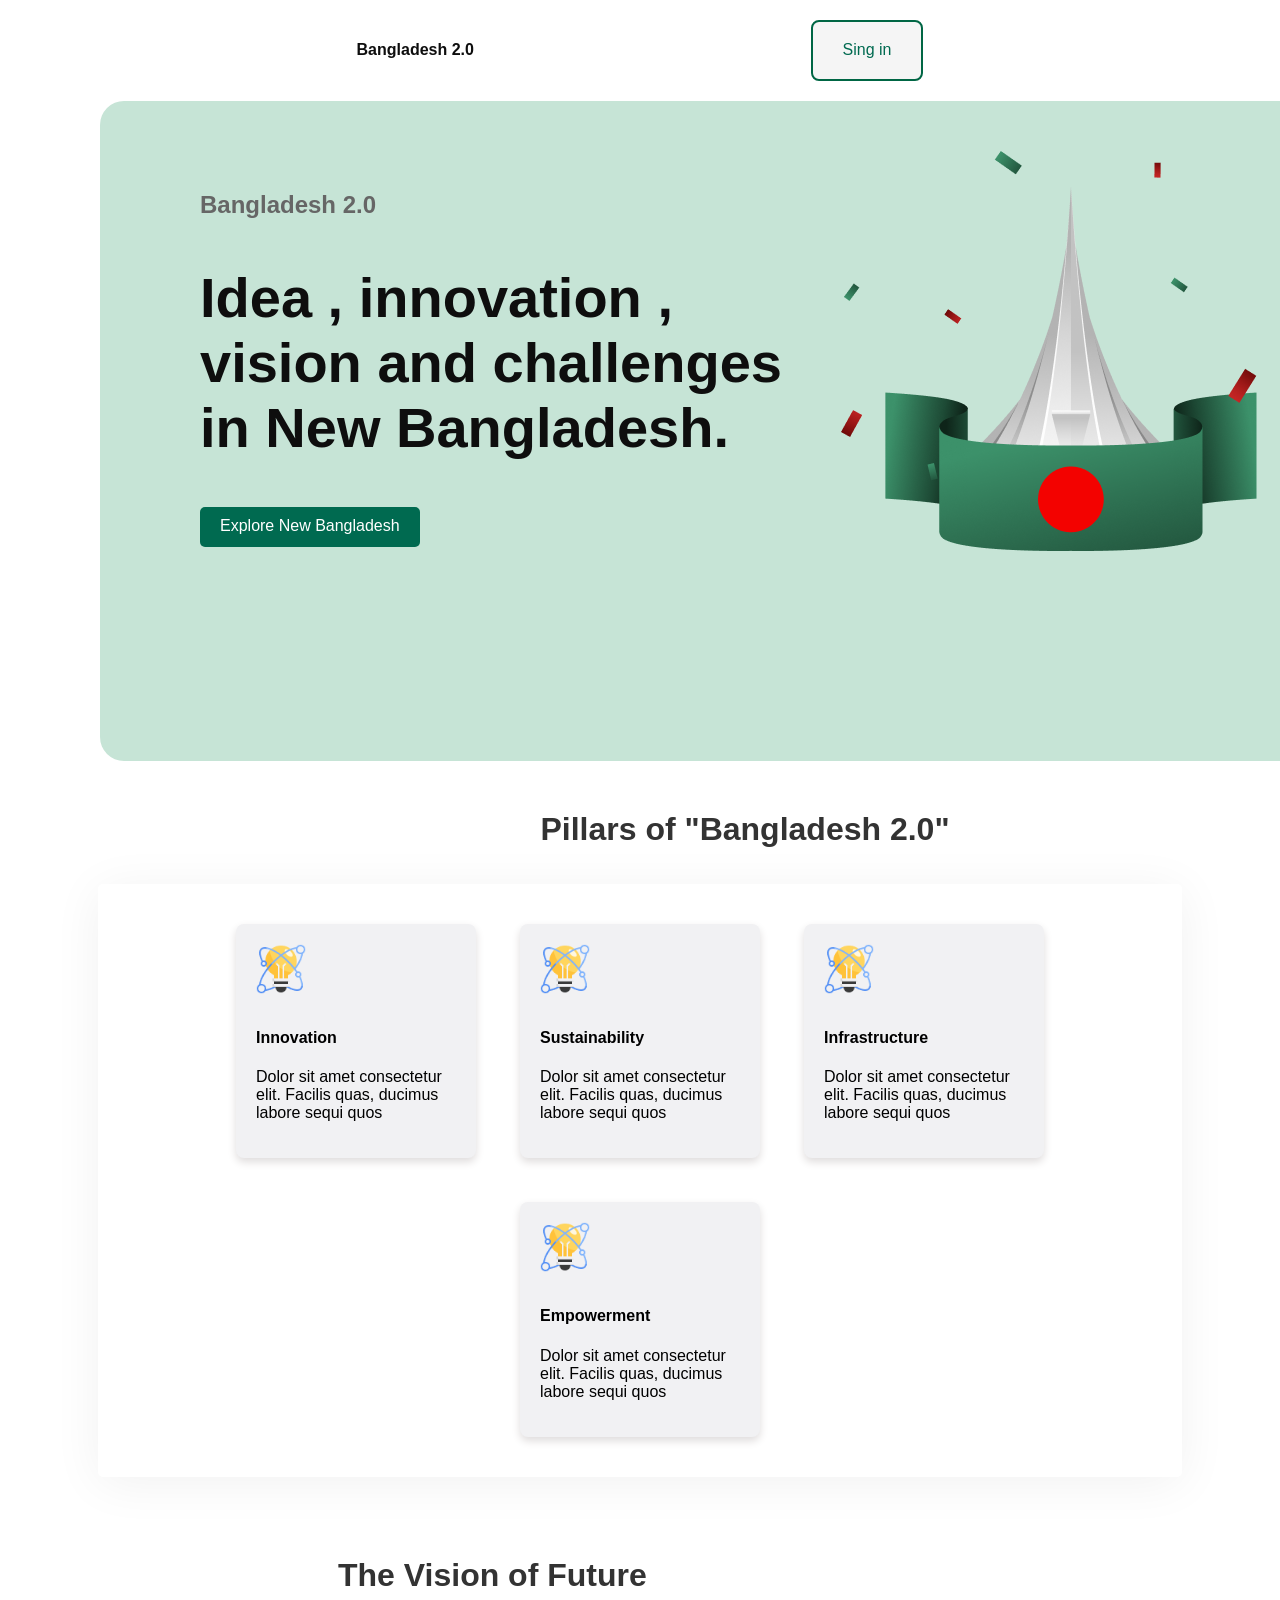
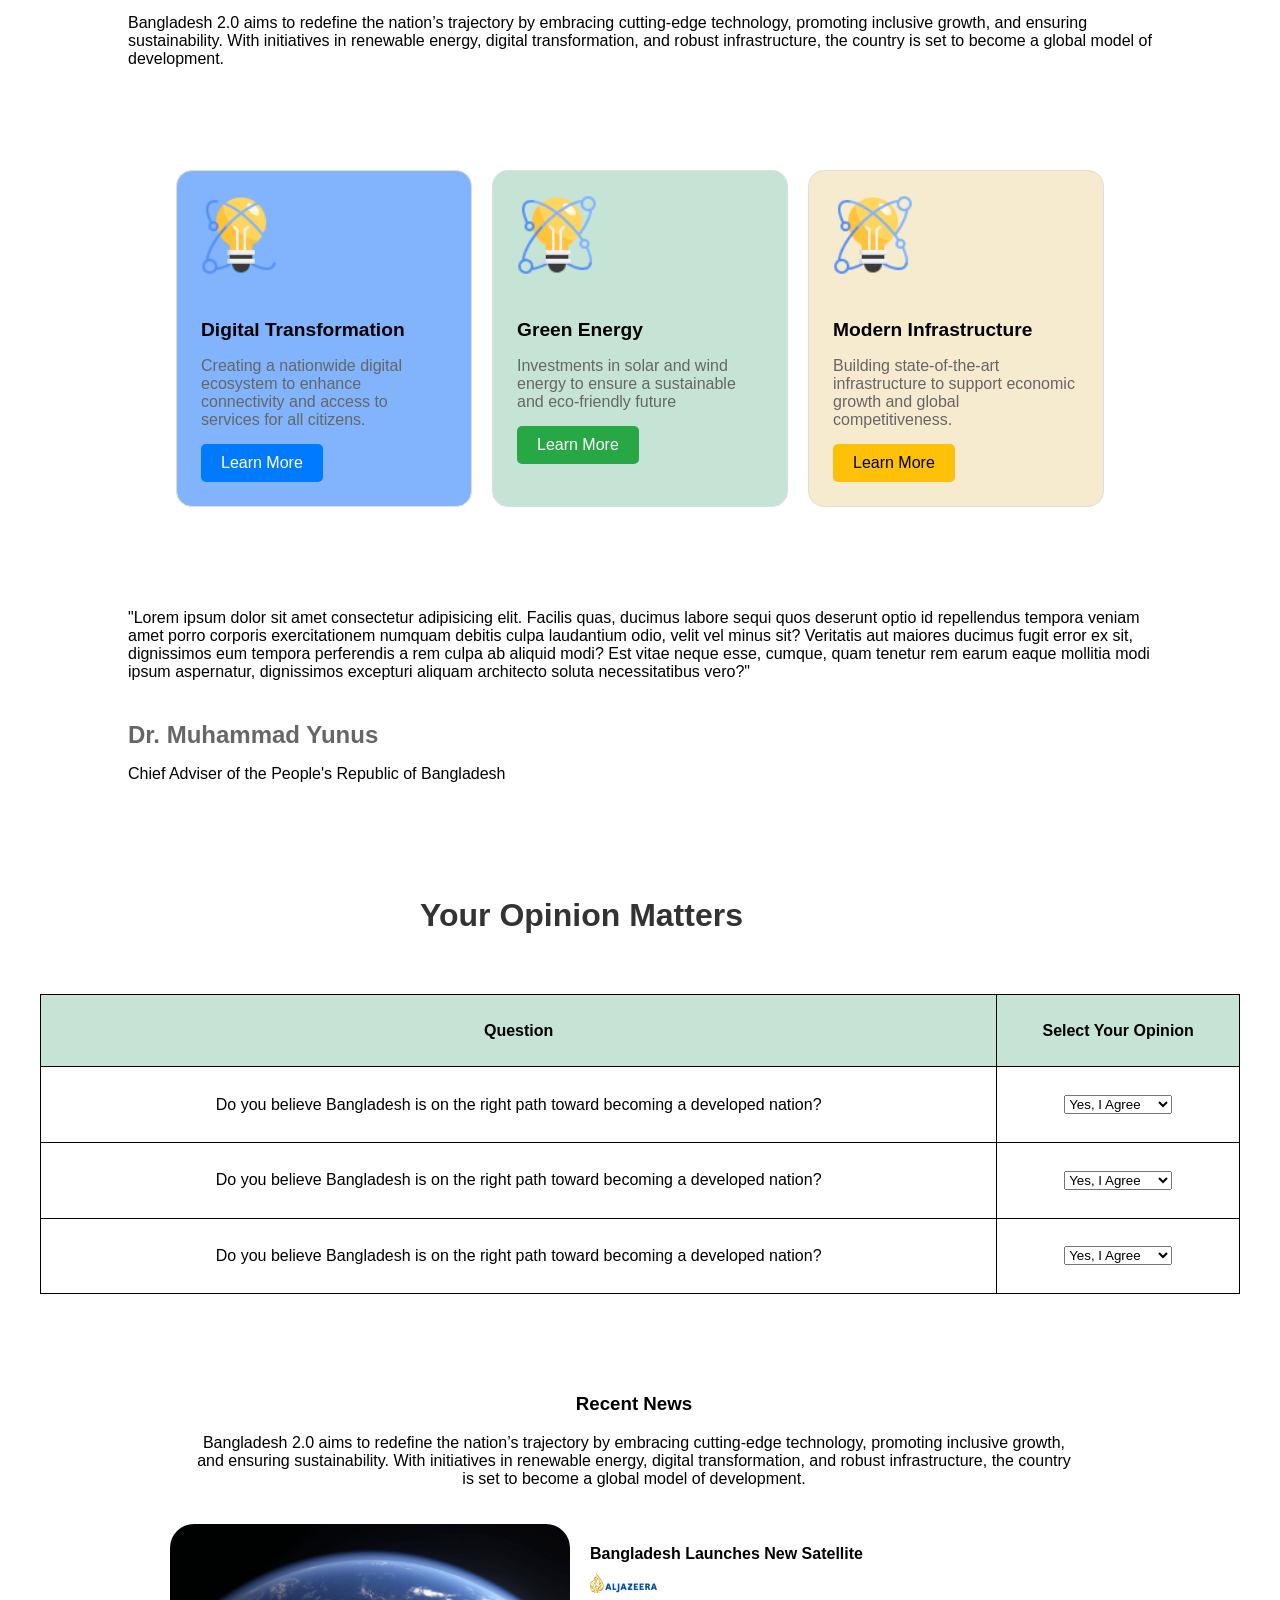
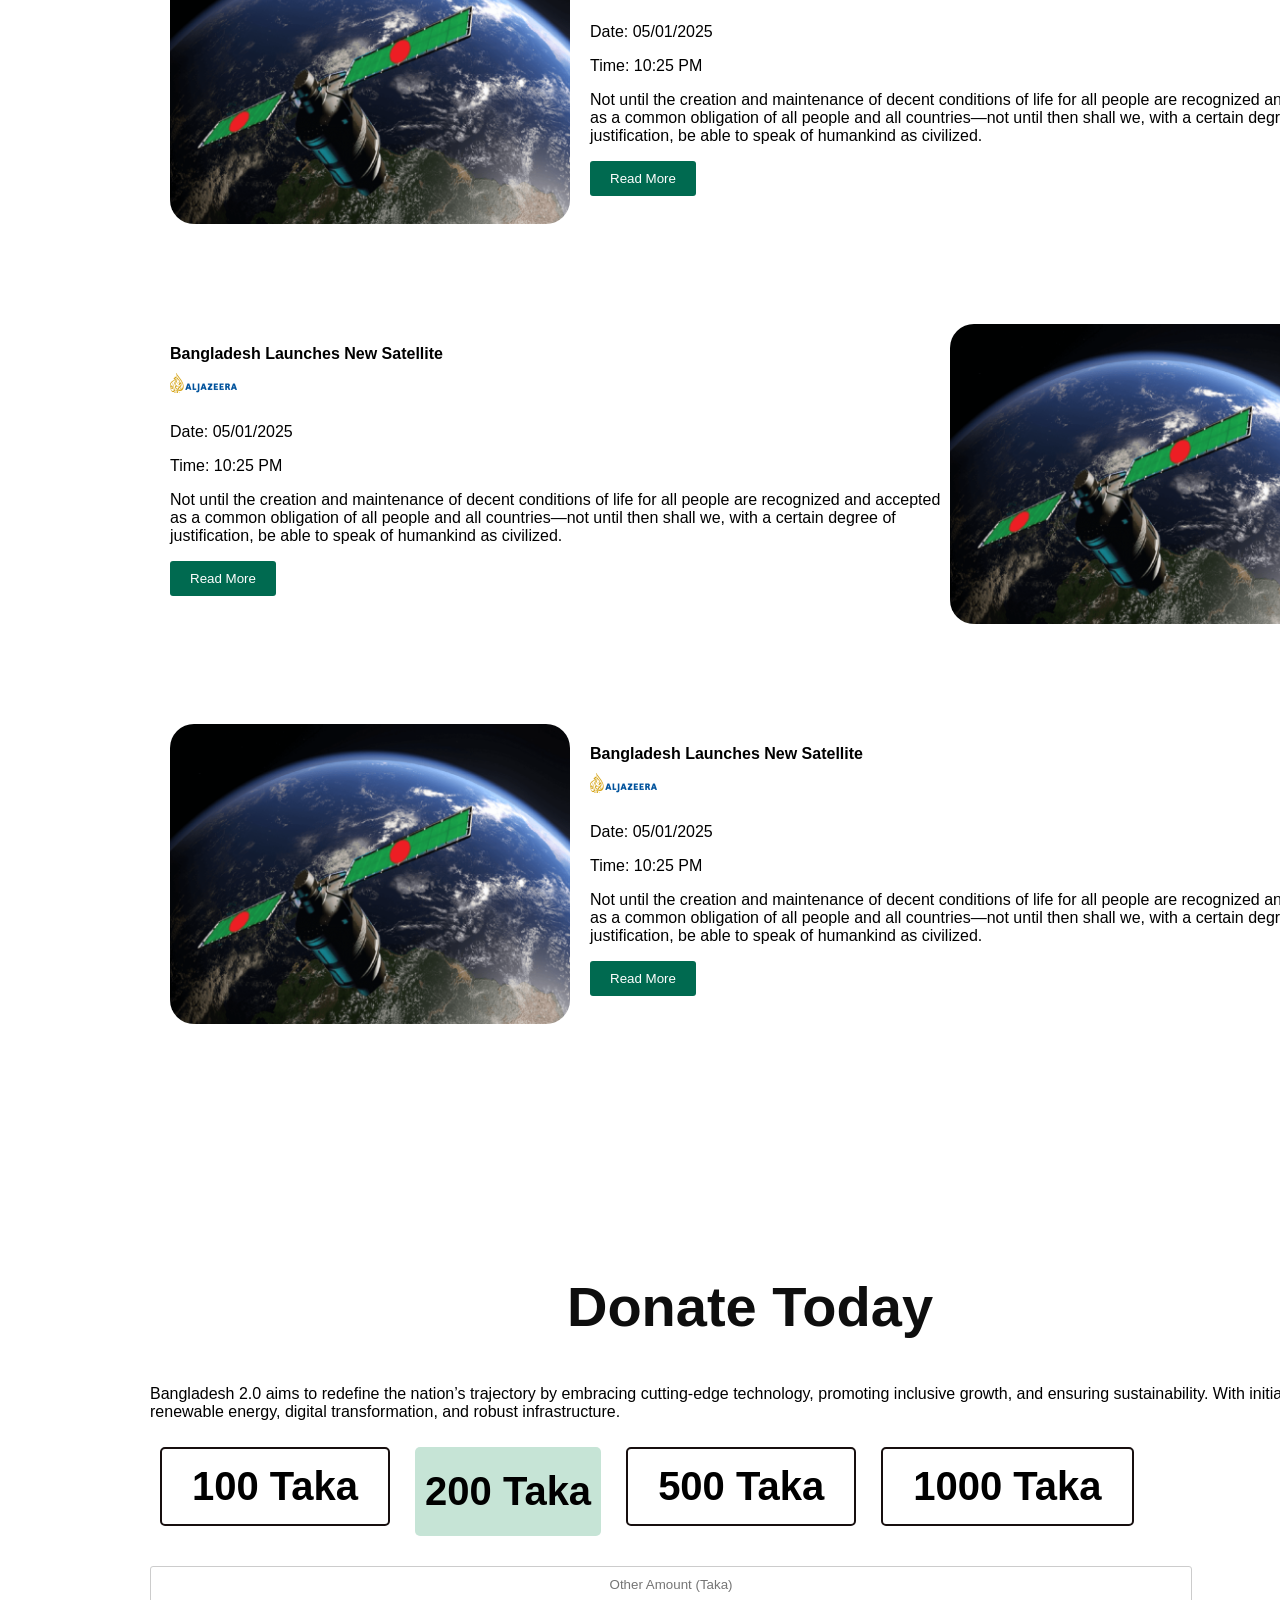
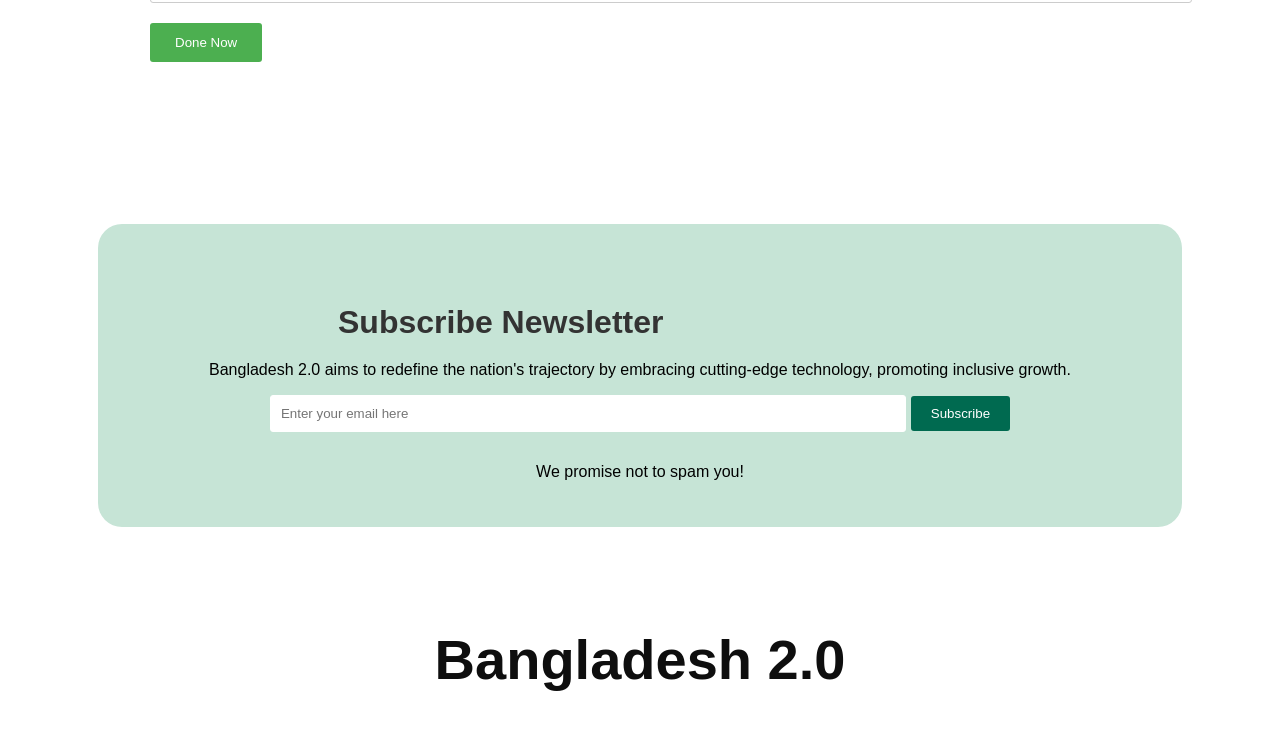
<file: index.html>
<!DOCTYPE html>
<html lang="en">
<head>
    <meta charset="UTF-8">
    <meta name="viewport" content="width=device-width, initial-scale=1.0">
    <link rel="stylesheet" href="CSS/styleses.css">
    <title>Assignment-01</title>
</head>
<body>
    <div class="head-line">
        <h4>Bangladesh 2.0</h4>
        <button class="btn">Sing in</button>
    </div>
  <header>
     <nav>
        <div class="banner">
            <div class="banner-description">
               <h5>Bangladesh 2.0</h5>
               <h1>Idea , innovation ,
                   vision and challenges in New Bangladesh.</h1>
               <div class="banner-btn">Explore New Bangladesh</div>
            </div>
            <div class="banner-image">
                 <img src="assets/hero.png" alt="">
            </div>
         </div>
         </nav>
  </header>
  <main>
    <!-- card section part -->
        <section class="card">
            <h2>Pillars of "Bangladesh 2.0"</h2>
        <div class="card-info">
            
                <div class="card-part">
                    <img src="assets/card-icon.png" alt="">
                    <h4>Innovation</h4>
                    <p>Dolor sit amet consectetur elit. Facilis quas, ducimus labore sequi quos </p>
                </div>
                <div class="card-part">
                    <img src="assets/card-icon.png" alt="">
                    <h4>Sustainability</h4>
                    <p>Dolor sit amet consectetur elit. Facilis quas, ducimus labore sequi quos </p>
                </div>
                <div class="card-part">
                    <img src="assets/card-icon.png" alt="">
                    <h4>Infrastructure</h4>
                    <p>Dolor sit amet consectetur elit. Facilis quas, ducimus labore sequi quos </p>
                </div>
                <div class="card-part">
                    <img src="assets/card-icon.png" alt="">
                   <h4>Empowerment</h4>
                    <p>Dolor sit amet consectetur elit. Facilis quas, ducimus labore sequi quos </p>
                </div>
        </div>
        </section>
    <section class="vission">
       <div class="head-titile">
        <h2>The Vision of Future</h2>
        <p>Bangladesh 2.0 aims to redefine the nation’s trajectory by embracing cutting-edge technology, promoting inclusive growth, and ensuring sustainability. With initiatives in renewable energy, digital transformation, and robust infrastructure, the country is set to become a global model of development.</p>
       </div><br>
             <div class="vission-part">
                <div class="vission-card1">
                    <img src="assets/card-icon.png" alt="">
                    <h4>Digital Transformation</h4>
                    <p>Creating a nationwide digital ecosystem to enhance connectivity and access to services for all citizens.</p>
                    <button class="btn-1">Learn More</button>
                 </div>
                 <div class="vission-card2">
                    <img src="assets/card-icon.png" alt="">
                    <h4>Green Energy</h4>
                    <p>Investments in solar and wind energy to ensure a sustainable and eco-friendly future</p>
                    <button class="btn-2">Learn More</button>
                 </div>
                 <div class="vission-card3">
                    <img src="assets/card-icon.png" alt="">
                    <h4>Modern Infrastructure</h4>
                    <p>Building state-of-the-art infrastructure to support economic growth and global competitiveness.</p>
                    <button class="btn-3">Learn More</button>
                 </div>
             </div>
       <br>
       <div class="address">
            <p>"Lorem ipsum dolor sit amet consectetur adipisicing elit. Facilis quas, ducimus labore sequi quos deserunt optio id repellendus tempora veniam amet porro corporis exercitationem numquam debitis culpa laudantium odio, velit vel minus sit? Veritatis aut maiores ducimus fugit error ex sit, dignissimos eum tempora perferendis a rem culpa ab aliquid modi? Est vitae neque esse, cumque, quam tenetur rem earum eaque mollitia modi ipsum aspernatur, dignissimos excepturi aliquam architecto soluta necessitatibus vero?"</p>
            <h5>Dr. Muhammad Yunus</h5>
            <p>Chief Adviser of the People's Republic of Bangladesh</p><br>
       </div>
    </section>
    <div class="ht">
        <h2>Your Opinion Matters</h2>
    </div>
    <div class="table-otp">
      <table class="table">
        <tr>
          <th>Question</th>
          <th>Select Your Opinion</th>
        </tr>
        <tr>
          <td>Do you believe Bangladesh is on the right path toward becoming a developed nation?   </td>
          <td class="optn">
            <select >
              <option  value="yes">Yes, I Agree</option>
              <option value="no">No, I Disagree</option>
            </select>
          </td>
        </tr>
        <tr>
          <td>Do you believe Bangladesh is on the right path toward becoming a developed nation?   </td>
          <td class="optn">
            <select>
              <option value="yes">Yes, I Agree</option>
              <option value="no">No, I Disagree</option>
            </select>
          </td>
        </tr>
        <tr>
          <td>Do you believe Bangladesh is on the right path toward becoming a developed nation?   </td>
          <td class="optn">
            <select>
              <option value="yes">Yes, I Agree</option>
              <option value="no">No, I Disagree</option>
            </select>
          </td>
        </tr>
      </table>
   </div>
    <!-- <div class="view"> 
      <div class="view-descrip">
        <h3>Recent News</h3>
        <p>Bangladesh 2.0 aims to redefine the nation’s trajectory by embracing cutting-edge technology, promoting inclusive growth, and ensuring sustainability. With initiatives in renewable energy, digital transformation, and robust infrastructure, the country is set to become a global model of development.</p>
      </div>
      <div class="view-des">
        <div class="news-item"> 
          <div class="image-container">
            <img src="assets/satelite.png" alt="">
          </div>
          <div class="text-container">
            <h4>Bangladesh Launches New Satellite</h4>
            <a href=""><img src="assets/al-jazeera.png" alt=""></a> 
            <div class="date">
              <p>Date: 05/01/2025</p>
            </div>
            <div class="time">
              <p>Time: 10.25 PM</p>
            </div>
            <p>Not until the creation and maintenance of decent conditions of life for all people are recognized and accepted as a common obligation of all people and all countries—not until then shall we, with a certain degree of justification, be able to speak of humankind as civilized.</p>
            <button>Read More</button>
          </div>
        </div>
      </div>
      <div class="view-des, des">
        <div class="news-item"> 
          <div class="text-container">
            <h4>Bangladesh Launches New Satellite</h4>
            <a href=""><img src="assets/al-jazeera.png" alt=""></a> 
            <div class="date">
              <p>Date: 05/01/2025</p>
            </div>
            <div class="time">
              <p>Time: 10.25 PM</p>
            </div>
            <p>Not until the creation and maintenance of decent conditions of life for all people are recognized and accepted as a common obligation of all people and all countries—not until then shall we, with a certain degree of justification, be able to speak of humankind as civilized.</p>
            <button>Read More</button>
            <div class="image-container">
              <img src="assets/satelite.png" alt="">
            </div>
          </div>
        </div>
      </div>
      <div class="view-des">
        <div class="news-item"> 
          <div class="image-container">
            <img src="assets/satelite.png" alt="">
          </div>
          <div class="text-container">
            <h4>Bangladesh Launches New Satellite</h4>
            <a href=""><img src="assets/al-jazeera.png" alt=""></a> 
            <div class="date">
              <p>Date: 05/01/2025</p>
            </div>
            <div class="time">
              <p>Time: 10.25 PM</p>
            </div>
            <p>Not until the creation and maintenance of decent conditions of life for all people are recognized and accepted as a common obligation of all people and all countries—not until then shall we, with a certain degree of justification, be able to speak of humankind as civilized.</p>
            <button>Read More</button>
          </div>
        </div>
      </div>
    </div> -->
    <div class="view">
      <div class="view-descrip">
        <h3>Recent News</h3>
        <p>
          Bangladesh 2.0 aims to redefine the nation’s trajectory by embracing cutting-edge technology, promoting inclusive growth, and ensuring sustainability. With initiatives in renewable energy, digital transformation, and robust infrastructure, the country is set to become a global model of development.
        </p>
      </div>
    
      <div class="veiw-disign">
         <!-- News Item 1: Image on the Left -->
      <div class="view-des">
        <div class="news-item">
          <div class="image-container">
            <img src="assets/satelite.png" alt="Bangladesh Satellite">
          </div>
          <div class="text-container">
            <h4>Bangladesh Launches New Satellite</h4>
            <a href="#"><img src="assets/al-jazeera.png" alt="Al Jazeera"></a>
            <div class="date">
              <p>Date: 05/01/2025</p>
            </div>
            <div class="time">
              <p>Time: 10:25 PM</p>
            </div>
            <p>
              Not until the creation and maintenance of decent conditions of life for all people are recognized and accepted as a common obligation of all people and all countries—not until then shall we, with a certain degree of justification, be able to speak of humankind as civilized.
            </p>
            <button>Read More</button>
          </div>
        </div>
      </div>
    
      <!-- News Item 2: Image on the Right -->
      <div class="view-des">
        <div class="news-item reverse-layout">
          <div class="text-container">
            <h4>Bangladesh Launches New Satellite</h4>
            <a href="#"><img src="assets/al-jazeera.png" alt="Al Jazeera"></a>
            <div class="date">
              <p>Date: 05/01/2025</p>
            </div>
            <div class="time">
              <p>Time: 10:25 PM</p>
            </div>
            <p>
              Not until the creation and maintenance of decent conditions of life for all people are recognized and accepted as a common obligation of all people and all countries—not until then shall we, with a certain degree of justification, be able to speak of humankind as civilized.
            </p>
            <button>Read More</button>
          </div>
          <div class="image-container">
            <img src="assets/satelite.png" alt="Bangladesh Satellite">
          </div>
        </div>
      </div>
    
      <!-- News Item 3: Image on the Left -->
      <div class="view-des">
        <div class="news-item">
          <div class="image-container">
            <img src="assets/satelite.png" alt="Bangladesh Satellite">
          </div>
          <div class="text-container">
            <h4>Bangladesh Launches New Satellite</h4>
            <a href="#"><img src="assets/al-jazeera.png" alt="Al Jazeera"></a>
            <div class="date">
              <p>Date: 05/01/2025</p>
            </div>
            <div class="time">
              <p>Time: 10:25 PM</p>
            </div>
            <p>
              Not until the creation and maintenance of decent conditions of life for all people are recognized and accepted as a common obligation of all people and all countries—not until then shall we, with a certain degree of justification, be able to speak of humankind as civilized.
            </p>
            <button>Read More</button>
          </div>
        </div>
      </div>
      </div>
    </div>
    <!-- Donate part work -->
    <section class="donate-part">
      <h1 style="text-align: center;">Donate Today</h1>
      <p>Bangladesh 2.0 aims to redefine the nation’s trajectory by embracing cutting-edge technology, promoting inclusive growth, and ensuring sustainability. With initiatives in renewable energy, digital transformation, and robust infrastructure.</p>
      <div class="donation-options">
        <button class="option">100 Taka</button>
        <button class="opt">200 Taka</button>
        <button class="option">500 Taka</button>
        <button class="option">1000 Taka</button>
      </div>
      <input type="text" id="otherAmount" placeholder="Other Amount (Taka)">

      <button class="done-button">Done Now</button>
    </section>

    <!-- Subscribtion part -->
     <div class="subscrib-part">
  <h2>Subscribe Newsletter</h2>
        <p>Bangladesh 2.0 aims to redefine the nation's trajectory by embracing cutting-edge technology, promoting inclusive growth.</p>
        <form>
          <input type="email" placeholder="Enter your email here" >
          <button type="submit">Subscribe</button>
        </form>
        <p>We promise not to spam you!</p>
      </div>
  </main>
  <footer class="foot">
<h1>Bangladesh 2.0</h1>
  </footer>
</body>
</html>
</file>
<file: CSS/styleses.css>
body {
  font-family: sans-serif; 
  margin: 0;
  padding: 0;
}
/* This is head-line side work */
.head-line{
  display: flex;
  justify-content:space-evenly;
  margin: 20px;
}
.head-line h4{
  font-size: 32px bold;
  color: #0E0E0E;
}
.btn{
  
background-color:#F5F5F5;
color: #006A50; 
border: 2px solid #006644; 
padding: 10px 30px;
font-size: 16px;
border-radius: 8px;
cursor: pointer;

}
/* banner park work */
.banner{
margin-left: 90px;
background-color: #C6E4D6;
height: 560px;
width:1280px ;
display: flex;
padding: 50px 80px; */
align-items: center;
opacity: 100%;
border-radius: 24px;
}
h1{
color: #0E0E0E;
font-size: 56px;
}
h5{
color: #666;
font-size: 24px;
margin-bottom: 10px;
}
.banner-description{
margin-left: 20px;
 width: 640px;
 height: 360px;

}
.banner-btn{
background-color: #006A50;
color: white;
padding: 10px 20px;
border: none;
height: 20px;
width: 180px;
border-radius: 5px;
cursor: pointer;
margin-bottom: 20px;
opacity: 100%;
}
.banner-image{
width: 474px;
height: 400px;
border-radius: 10px;
}
nav{
display: flex;
  align-items: center;
  justify-content: space-between;
  margin:0px 10px;
}
/* card style */
.card-part{
background-color: #F1F1F3;
border-radius: 8px;
padding: 20px;
width: 200px;
text-align: center;
box-shadow: 0 4px 8px rgb(223, 220, 220);
margin-bottom: 24px;

}
.card-header{
margin-left: 90px;
font-size: 80px bold;
}
.card-part img{
width: 50px;
margin-bottom:10px;
}
.card {
display: flex;
flex-direction: column;
align-items: center;
text-align: center;
gap: 16px;
}

h2 {
font-size: 32px;
font-weight: bold;
margin-top: 50px;
margin-bottom: 20px;
color: #333;
text-align: left;
}

.card-info {
display: flex;
justify-content: center;
flex-wrap: wrap;
gap: 24px;
padding: 30px;
border-radius: 5px;
box-shadow: 0px 6px 50px 0px rgba(0, 0, 0, 0.06);
max-width: 80%;
margin: 0 auto;
}

.card-part {
background-color: #F1F1F3;
border-radius: 8px;
padding: 20px;
width: 200px;
text-align:left;
box-shadow: 0 4px 8px rgb(223, 220, 220);
margin: 10px;
}
/* Vision cards container */
.vission-part {
display: flex;
justify-content: center;
gap: 20px;
padding: 20px;
border-radius: 10px;
}

.vission-card1 {
background: #81B4FC;
border: 1px solid #ddd;
text-align:left;
width: 25%;
padding: 24px 24px;
border-radius: 16px;
}
.vission-card2 {
background: #C6E4D6;
border: 1px solid #ddd;
text-align:left;
width: 25%;
padding: 24px 24px;
border-radius: 16px;
}
.vission-card3 {
background: #F7EBCF;
border: 1px solid #ddd;
text-align:left;
width: 25%;
padding: 24px 24px;
border-radius: 16px;
}

.vission-card1 img, .vission-card2 img, .vission-card3 img {
width: 80px;
height: auto;
margin-bottom: 15px;
}

.vission-card1 h4, .vission-card2 h4, .vission-card3 h4 {
font-size: 1.2rem;
font-weight: bold;
margin-bottom: 10px;
}

.vission-card1 p, .vission-card2 p, .vission-card3 p {
font-size: 1rem;
color: #666;
margin-bottom: 15px;
}

/* Button styles with unique colors */
.btn-1 {
background-color: #007bff; /* Blue */
color: white;
border: none;
padding: 10px 20px;
border-radius: 5px;
cursor: pointer;
font-size: 1rem;
/* transition: background-color 0.3s; */
}

.btn-1:hover {
background-color: #0056b3;
}

.btn-2 {
background-color: #28a745; /* Green */
color: white;
border: none;
padding: 10px 20px;
border-radius: 5px;
cursor: pointer;
font-size: 1rem;
transition: background-color 0.3s;
}

.btn-2:hover {
background-color: #1e7e34;
}

.btn-3 {
background-color: #ffc107; /* Yellow */
color: black;
border: none;
padding: 10px 20px;
border-radius: 5px;
cursor: pointer;
font-size: 1rem;
transition: background-color 0.3s;
}

.btn-3:hover {
background-color: #e0a800;
}
.vission{
display: flex;
justify-content: center;
flex-wrap: wrap;
gap: 24px;
padding: 30px;
border-radius: 5px;
max-width: 80%;
margin: 0 auto;
}


/* Table-form */
.table{
  width:1200px;
  height:300px;
  border-radius: 16px;
  border-collapse: collapse;
}
th, td, tr{
border: 1px solid black;
font-size: 16px black;
text-align: center;
}
th{
background-color: #C6E4D6;
font-size: 20px black;
}
.otp{
background-color: #0056b3;
}
.table-otp{
display: flex;
justify-content: center;
gap: 20px;
padding: 20px 32px;
border-radius: 10px;
margin-top: 40px;
}
.ht, h2{
margin-left: 210px;
font-size: 40px bold black;
}
/* veiw part work */
.view {
justify-content: space-between;
margin-bottom: 20px;
margin-left: 170px;
}

.view-descrip {
margin-top: 40px;
padding: 20px;
}

.view-des {
width: 1200px;
height: 400px;
}

.news-item {
display: flex;
}

.image-container {
height: 300px;
width: 400px;
margin-right: 20px;

}

.image-container img {
width: 400px;
height: 300px;
border-radius: 24px;
}

.text-container h4 {
margin-bottom: 10px;
font-size: 40px bold;
}

.text-container a {
display: inline-block;
margin-bottom: 10px;
}

.text-container a img {
height: 20px; 
}

.date, .time {
margin-bottom: 5px;
}

button {
background-color: #007bff;
color: #fff;
border: none;
padding: 10px 20px;
border-radius: 5px;
cursor: pointer;
}
.veiw, .veiw-design{

}
.view-descrip {
text-align: center;
width: 80%;
margin-bottom: 20px;
}
/* Donate part work */
.donate-part{
  height: 400px;
  width: 1200px;
  margin: 150px;
  justify-items: center;
}
.container {
  text-align: center;
  padding: 20px;
  background-color: #fff;
  border-radius: 5px;
}
.donation-options {
  display: flex;
  margin-bottom: 20px;
}

.option {
  border:2px solid #170f0f;
  background-color: white;
  padding: 15px 30px;
  border-radius: 5px;
  cursor: pointer;
  color: black;
  font-size: 40px;
  font-weight: bold; 
  margin: 10px 15px 20px 10px;
  
}
.opt{
  background-color: #C6E4D6;
  border: none;
  padding: 15px 10px;
  border-radius: 5px;
  cursor: pointer;
  color: black;
  margin: 10px 15px 10px 10px;
  font-size: 40px; 
  font-weight: bold; 
  
}
.option:hover {
  background-color: #09ef93;
}
.opt:hover {
  background-color: #b1bcb8;
}

#otherAmount {
  width: 85%;
  display: flex;
  padding: 10px;
  border: 1px solid #ccc;
  border-radius: 3px;
  text-align: center;
  margin-bottom: 20px;
}

.done-button {
  background-color: #4CAF50;
  color: white;
  border: none;
  padding: 12px 25px;
  border-radius: 3px;
  cursor: pointer;
  justify-content: center;
  
}


/* subscribe part design */
.subscrib-part{
  width: 80%;
  margin: 50px auto;
  padding: 30px;
  background-color: #C6E4D6;
  border-radius: 24px;
  text-align:center;
}
input[type="email"] {
  width: 60%;
  padding: 10px;
  margin-bottom: 15px;
  border: 1px solid #FFFFFF;
  border-radius: 3px;
}

button {
  background-color: #006A50; 
  color: #fff;
  padding: 10px 20px;
  border: none;
  border-radius: 3px;
  cursor: pointer;
}
 h2{
  text-align:;
  
}

.foot{
  text-align: center;
  margin-top: 100px;
  margin-bottom: 0px;
}
</file>
